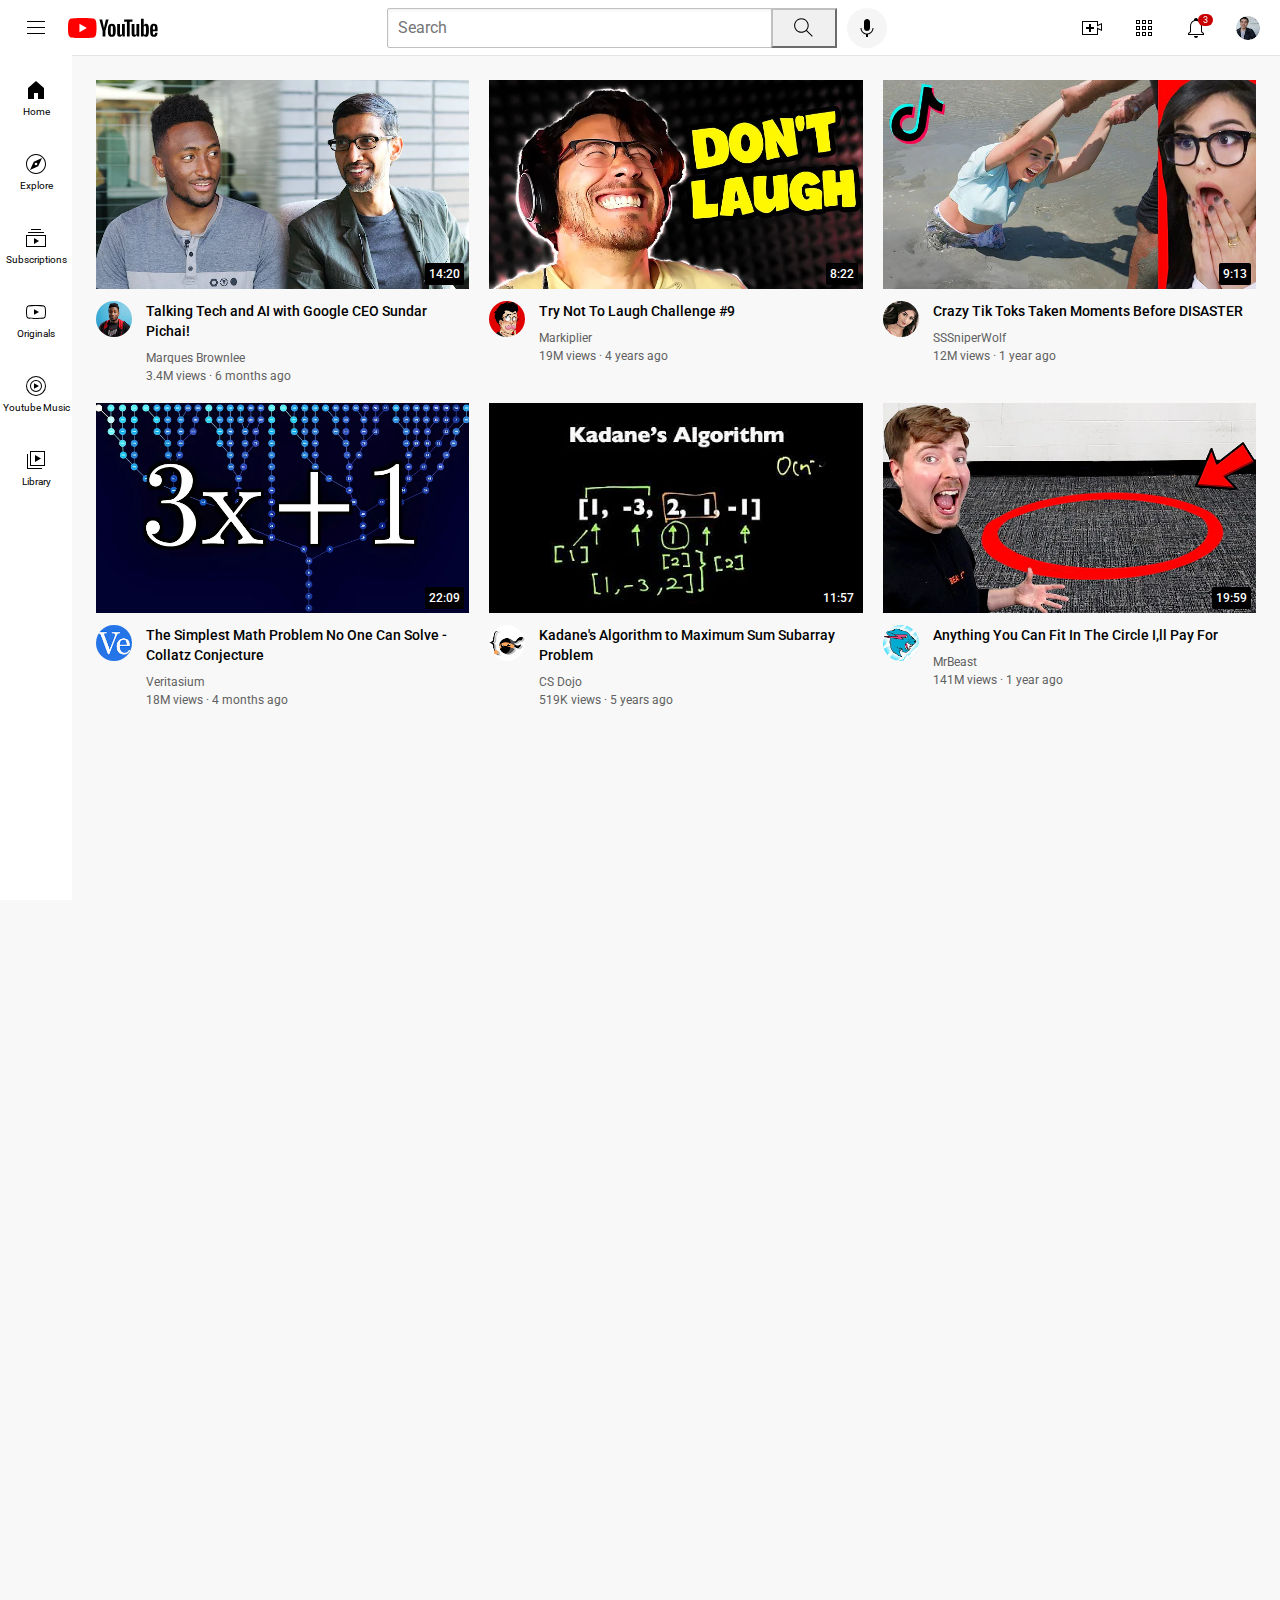
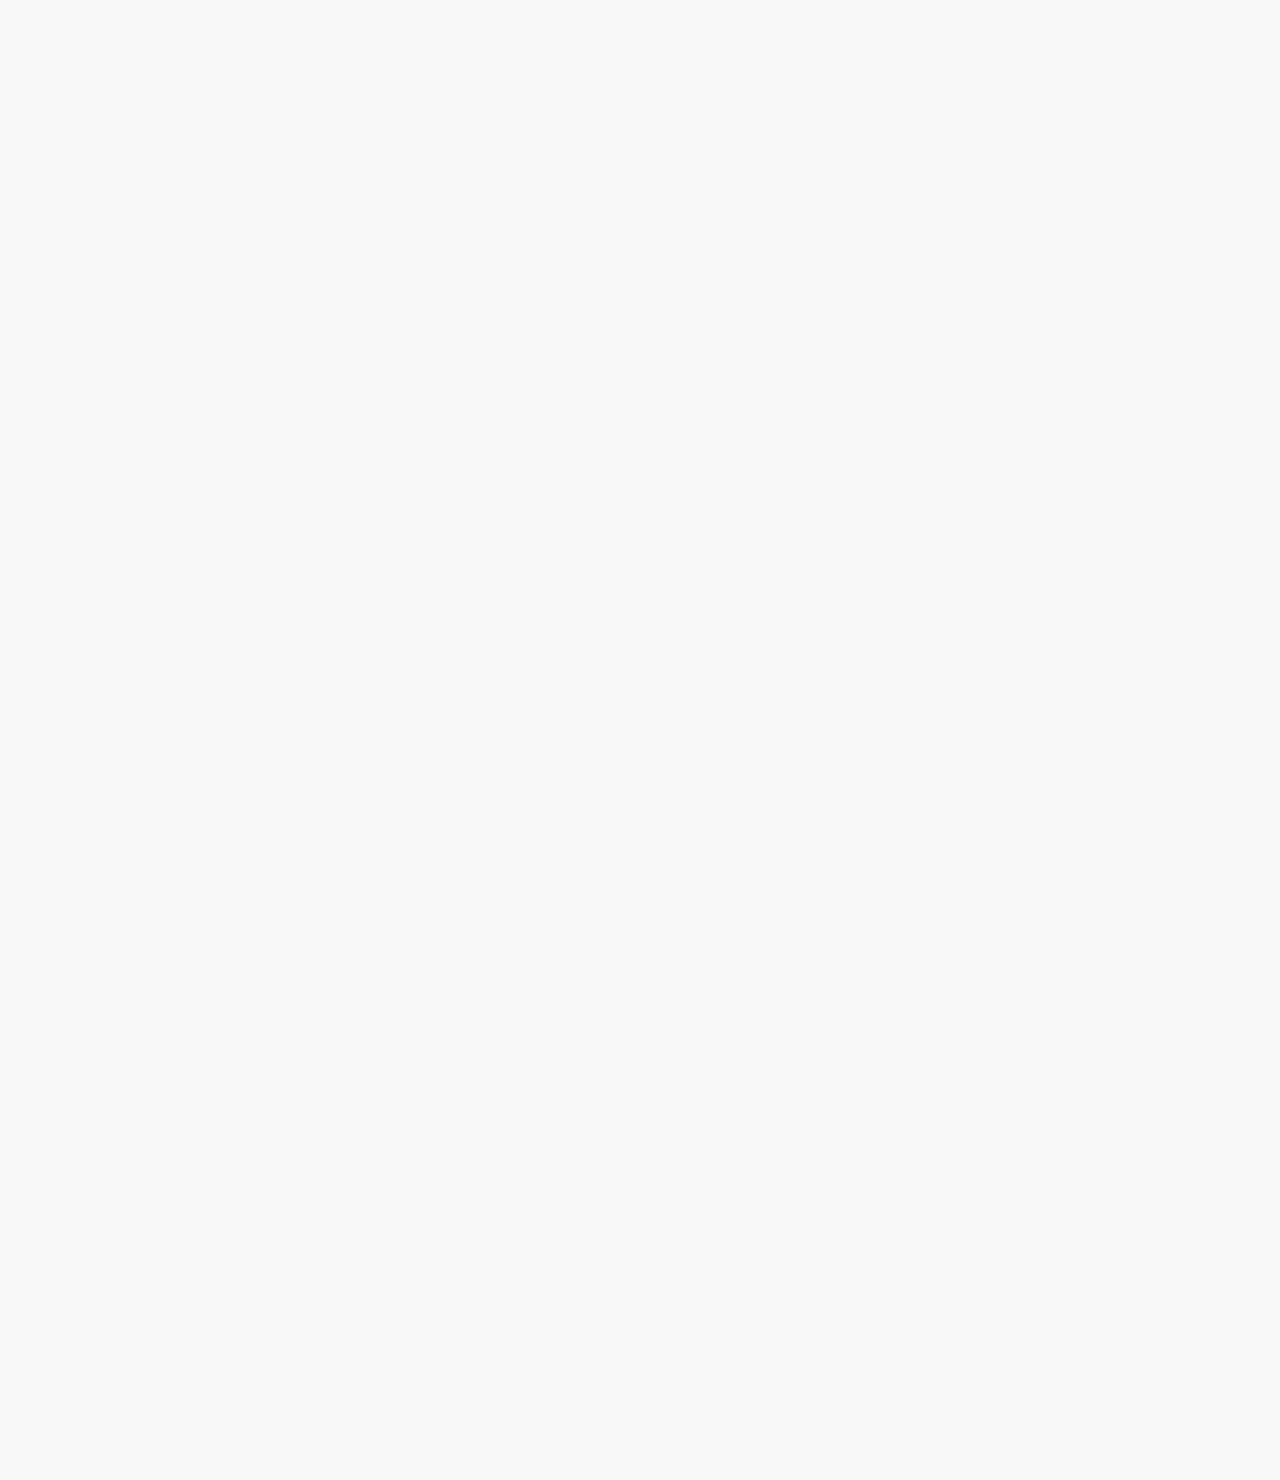
<file: index.html>
<!DOCTYPE html>
<html>
<head>
    <title>youtube.com</title>
    <link rel="preconnect" href="https://fonts.googleapis.com">
<link rel="preconnect" href="https://fonts.gstatic.com" crossorigin>
<link href="https://fonts.googleapis.com/css2?family=Roboto:wght@400;500;700&display=swap" rel="stylesheet">
    
<link rel="stylesheet" href="styles/general.css" >
<link rel="stylesheet" href="styles/header.css" >
<link rel="stylesheet" href="styles/video.css" >
<link rel="stylesheet" href="styles/sidebar.css" >

</head>
<body>
  <div class="header"> 
    <div class="left-section"> 
      <img class="hamburger-menu" src="icons/hamburger-menu.svg">
      <img class="youtube-logo" src="icons/youtube-logo.svg">
    </div> 
    <div class="middle-section">
      <input class="search-bar" 
      type="text" placeholder="Search">
      <button class="search-button">
        <img class="search-icon" src="icons/search.svg">
        <div class="tooltip">Search</div>
      </button>
      <button class="voice-search-button">
        <img class="voice-search-icon" src="icons/voice-search-icon.svg">
        <div class="tooltip">Search with your Voice</div>
      </button>
      </button>
    </div>
    <div class="right-section">
      <div class="upload-icon-container"><img class="upload" src="icons/upload.svg">
        <div class="tooltip">Create</div>
      </div>
        <div class="app-container"><img class="apps" src="icons/youtube-apps.svg" >
          <div class="tooltip">Apps</div>
        </div>
      
      
      <div class="notifications-icons">
        <div class="notifications-container"> <img class="notifications" 
          src="icons/notifications.svg">
          <div class="tooltip">notifications</div>
         </div>
       
      <div class="notifications-count">3</div>
    </div>
      
      <img class="my-channel" src="channel-picture/my-channel.jpeg">
      
    </div>
  </div>
  <div class="sidebar">
    <div class="sidebar-link">
      <img src="icons/home.svg">
      <div>Home</div>
    </div>
    <div class="sidebar-link">
      <img src="icons/explore.svg">
      <div>Explore</div>
    </div>
    <div class="sidebar-link">
      <img src="icons/subscriptions.svg">
      <div>Subscriptions</div>
    </div>
    <div class="sidebar-link">
      <img src="icons/originals.svg">
      <div>Originals</div>
    </div>
    <div class="sidebar-link">
      <img src="icons/youtube-music.svg">
      <div>Youtube Music</div>
    </div>
    <div class="sidebar-link">
      <img src="icons/library.svg">
      <div>Library</div>
    </div>
    <div class="sidebar-link"></div>
  </div>
      
      <div class="video-grid">
        
        <div class="video-preview">
          <div class="thumbnail-row"><img class="thumbnail" 
            src="thumbnails/thumbnail-1.webp">
            <div class="video-time">14:20</div>
          </div>
          <div class="video-info-grid">
           
            <div class="channel-picture">
              <img class="profile-picture" src="channel-picture/channel-1.jpeg">
            </div>
            <div class="video-info">
              <P class="video-title">
                Talking Tech and AI with Google CEO Sundar Pichai!
              </p>
              <P class="video-author" >
              Marques Brownlee
              </p>
                <p class="video-stats">
                  3.4M views &#183; 6 months ago
                </p>
            </div>
          </div>
        </div>
        
        <div class="video-preview">
          <div class="thumbnail-row"><img class="thumbnail" 
            src="thumbnails/thumbnail-2.webp">
            <div class="video-time">8:22</div>
          </div>
          <div class="video-info-grid">
           
            <div class="channel-picture">
              <img class="profile-picture" src="channel-picture/channel-2.jpeg">
            </div>
            <div class="video-info">
              <P class="video-title">
                Try Not To Laugh Challenge #9
              </p>
              <P class="video-author" >
                Markiplier
              </p>
                <p class="video-stats">
                  19M views &#183; 4 years ago
                </p>
            </div>
          </div>
        </div>
        
        <div class="video-preview">
          <div class="thumbnail-row"><img class="thumbnail" 
            src="thumbnails/thumbnail-3.webp">
            <div class="video-time">9:13</div></div>
          <div class="video-info-grid">
           
            <div class="channel-picture">
              <img class="profile-picture" src="channel-picture/channel-3.jpeg">
            </div>
            <div class="video-info">
              <P class="video-title">
                Crazy Tik Toks Taken Moments Before DISASTER
              </p>
              <P class="video-author" >
                SSSniperWolf
              </p>
                <p class="video-stats">
                  12M views · 1 year ago
                </p>
            </div>
          </div>
        </div>
        
        <div class="video-preview">
          <div class="thumbnail-row"><img class="thumbnail" 
            src="thumbnails/thumbnail-4.webp">
            <div class="video-time">22:09</div></div>
          <div class="video-info-grid">
           
            <div class="channel-picture">
              <img class="profile-picture" src="channel-picture/channel-4.jpeg">
            </div>
            <div class="video-info">
              <P class="video-title">
                
                The Simplest Math Problem No One Can Solve - Collatz Conjecture
              </p>
              <P class="video-author" >
                Veritasium
              </p>
                <p class="video-stats">
                  18M views · 4 months ago
                </p>
            </div>
          </div>
        </div>
        
        <div class="video-preview">
          <div class="thumbnail-row"><img class="thumbnail"
             src="thumbnails/thumbnail-5.webp">
             <div class="video-time">11:57</div></div>
          <div class="video-info-grid">
           
            <div class="channel-picture">
              <img class="profile-picture" src="channel-picture/channel-5.jpeg">
            </div>
            <div class="video-info">
              <P class="video-title">
                
                Kadane's Algorithm to Maximum Sum Subarray Problem
              </p>
              <P class="video-author" >
                CS Dojo
              </p>
                <p class="video-stats">
                  519K views · 5 years ago
                </p>
            </div>
          </div>
        </div>
        
        <div class="video-preview">
          <div class="thumbnail-row"><img class="thumbnail" 
            src="thumbnails/thumbnail-6.webp">
            <div class="video-time">19:59</div></div>
          <div class="video-info-grid">
           
            <div class="channel-picture">
              <img class="profile-picture" src="channel-picture/channel-6.jpeg">
            </div>
            <div class="video-info">
              <P class="video-title">
                Anything You Can Fit In The Circle I,ll Pay For
              </p>
              <P class="video-author" >
                MrBeast
              </p>
                <p class="video-stats">
                  141M views · 1 year ago
                </p>
            </div>
          </div>
        </div>
      </div>
  </body>
</html>
</file>
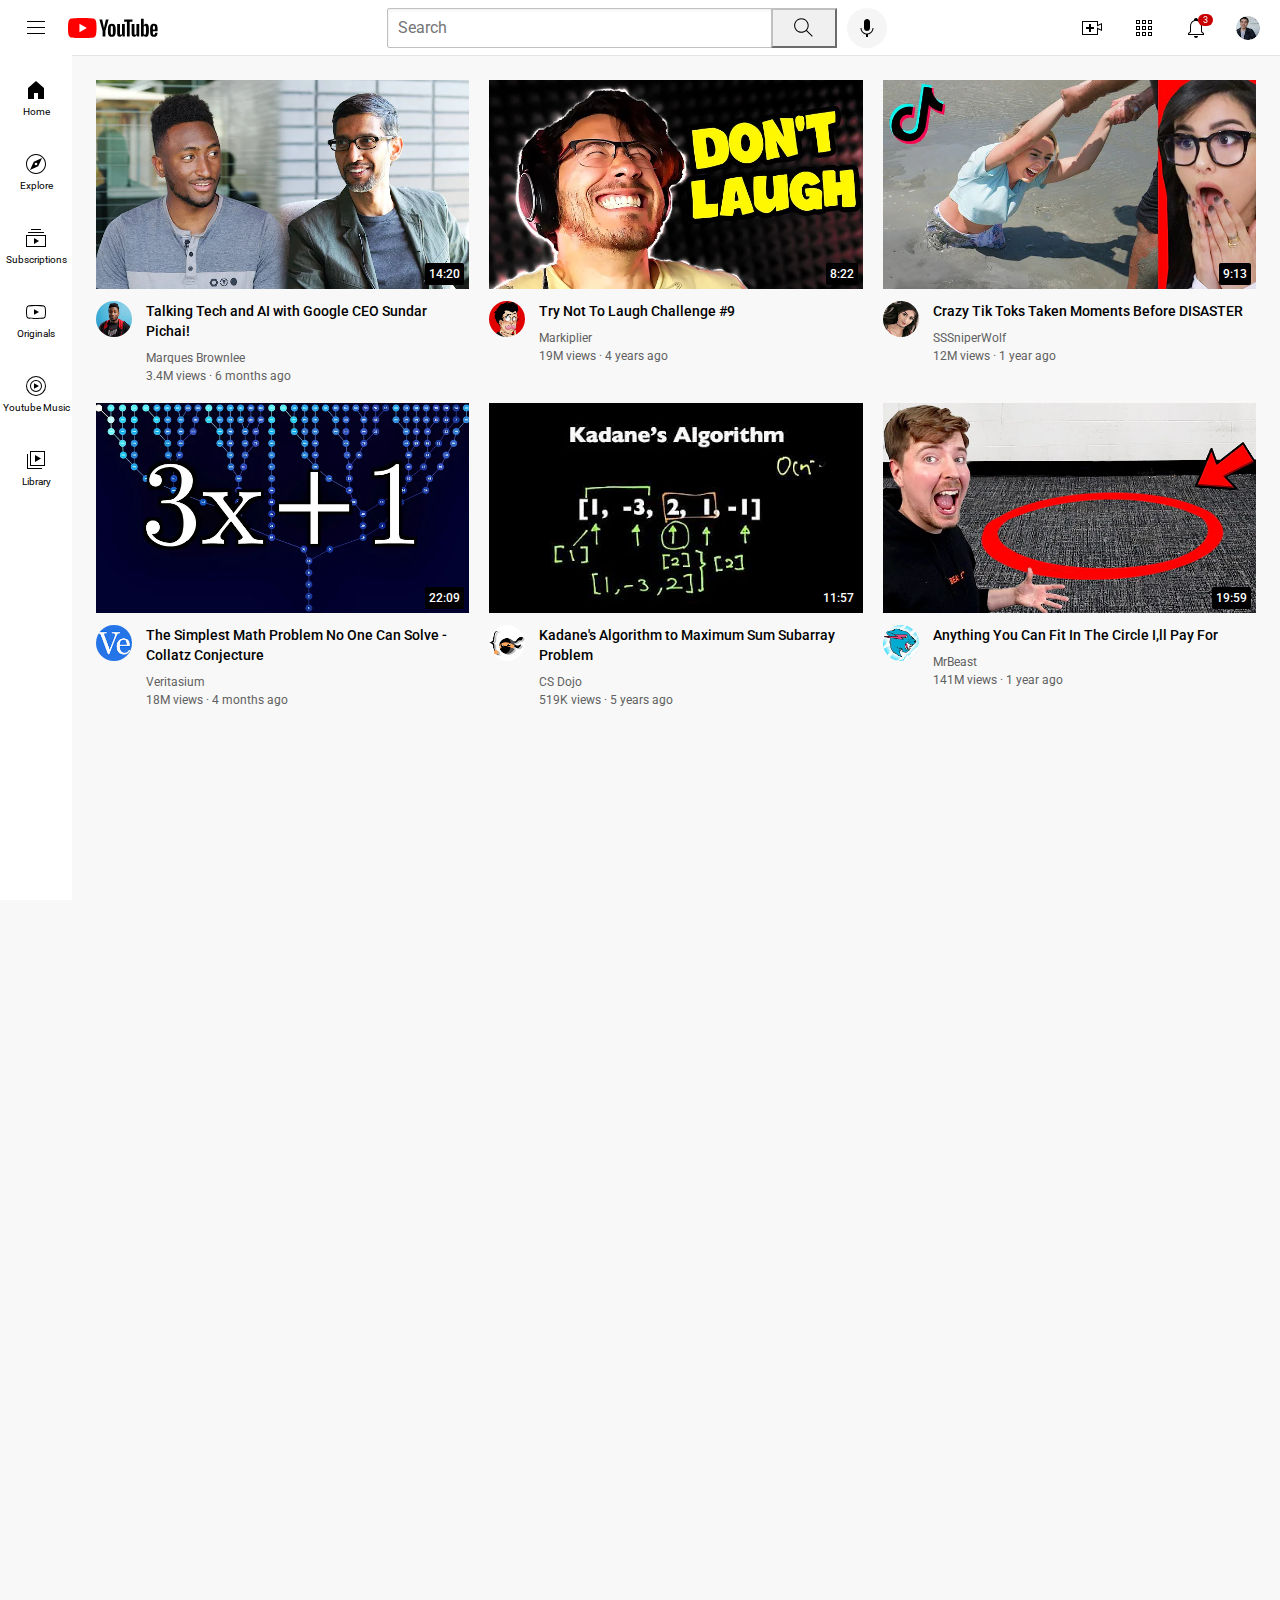
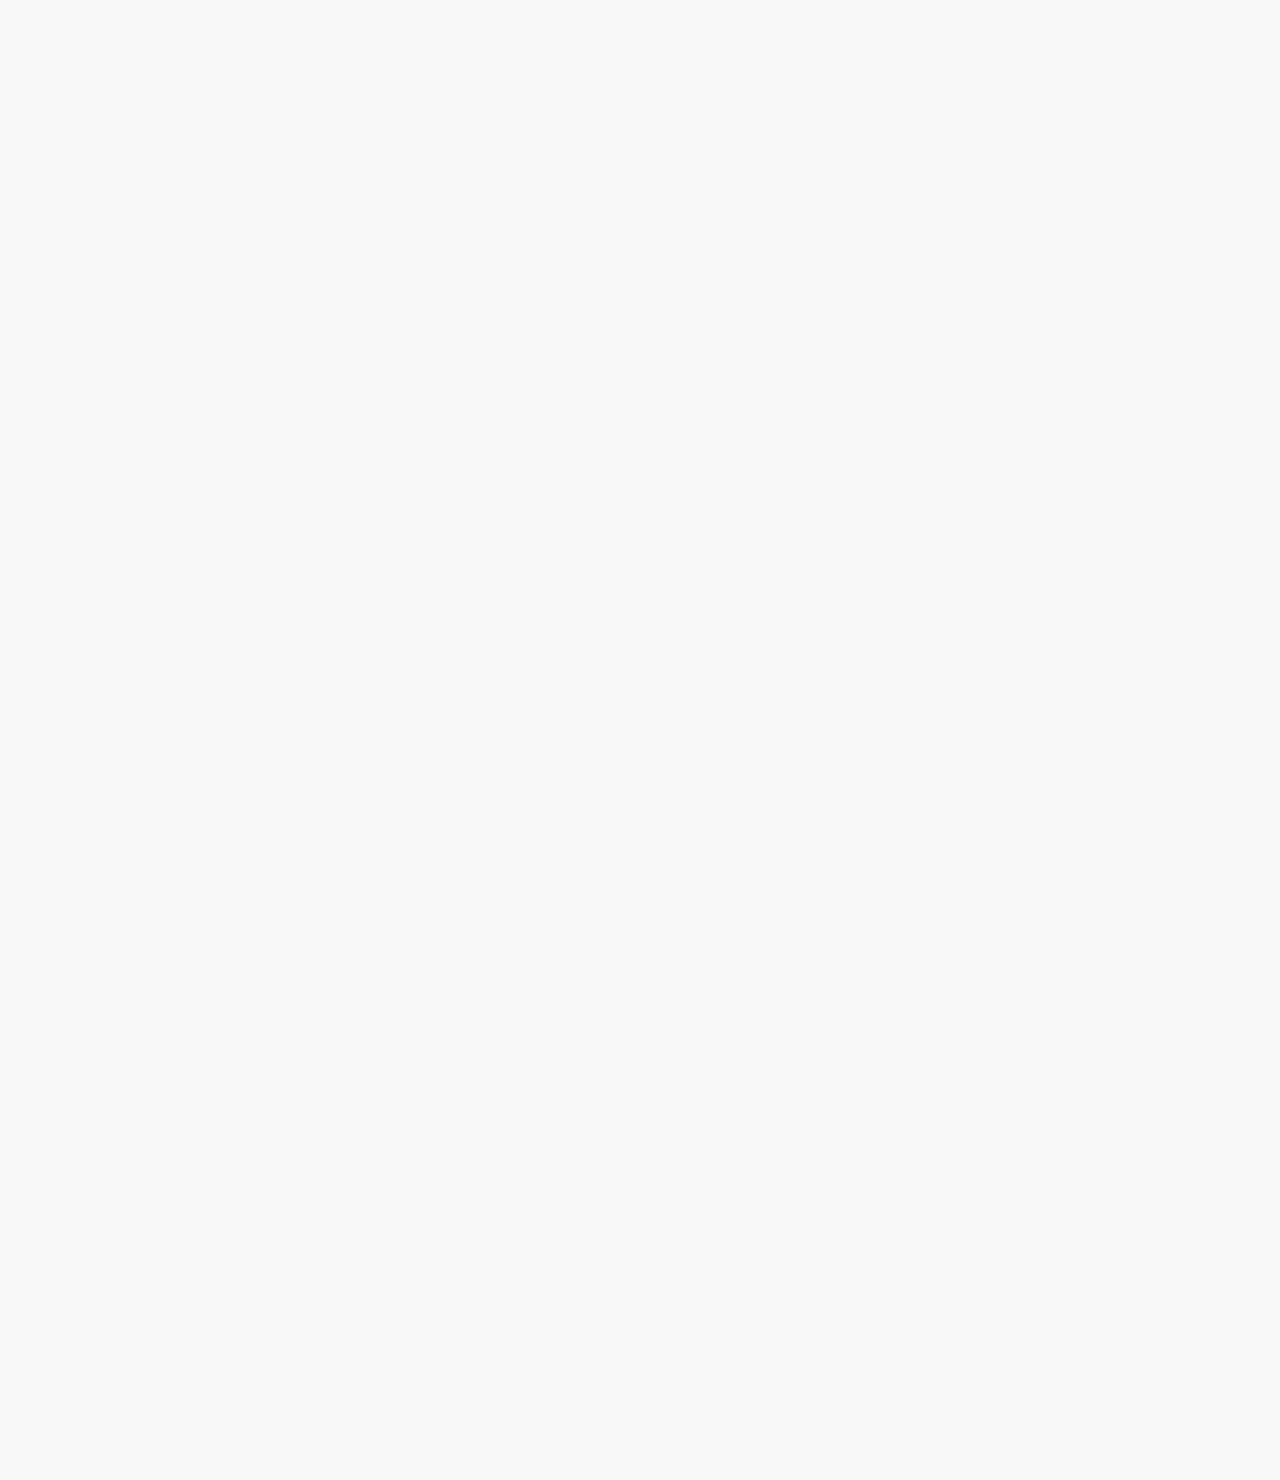
<file: youtube.html>
<!DOCTYPE html>
<html>
<head>
    <title>youtube.com</title>
    <link rel="preconnect" href="https://fonts.googleapis.com">
<link rel="preconnect" href="https://fonts.gstatic.com" crossorigin>
<link href="https://fonts.googleapis.com/css2?family=Roboto:wght@400;500;700&display=swap" rel="stylesheet">
    
<link rel="stylesheet" href="styles/general.css" >
<link rel="stylesheet" href="styles/header.css" >
<link rel="stylesheet" href="styles/video.css" >
<link rel="stylesheet" href="styles/sidebar.css" >

</head>
<body>
  <div class="header"> 
    <div class="left-section"> 
      <img class="hamburger-menu" src="icons/hamburger-menu.svg">
      <img class="youtube-logo" src="icons/youtube-logo.svg">
    </div> 
    <div class="middle-section">
      <input class="search-bar" 
      type="text" placeholder="Search">
      <button class="search-button">
        <img class="search-icon" src="icons/search.svg">
        <div class="tooltip">Search</div>
      </button>
      <button class="voice-search-button">
        <img class="voice-search-icon" src="icons/voice-search-icon.svg">
        <div class="tooltip">Search with your Voice</div>
      </button>
      </button>
    </div>
    <div class="right-section">
      <div class="upload-icon-container"><img class="upload" src="icons/upload.svg">
        <div class="tooltip">Create</div>
      </div>
        <div class="app-container"><img class="apps" src="icons/youtube-apps.svg" >
          <div class="tooltip">Apps</div>
        </div>
      
      
      <div class="notifications-icons">
        <div class="notifications-container"> <img class="notifications" 
          src="icons/notifications.svg">
          <div class="tooltip">notifications</div>
         </div>
       
      <div class="notifications-count">3</div>
    </div>
      
      <img class="my-channel" src="channel-picture/my-channel.jpeg">
      
    </div>
  </div>
  <div class="sidebar">
    <div class="sidebar-link">
      <img src="icons/home.svg">
      <div>Home</div>
    </div>
    <div class="sidebar-link">
      <img src="icons/explore.svg">
      <div>Explore</div>
    </div>
    <div class="sidebar-link">
      <img src="icons/subscriptions.svg">
      <div>Subscriptions</div>
    </div>
    <div class="sidebar-link">
      <img src="icons/originals.svg">
      <div>Originals</div>
    </div>
    <div class="sidebar-link">
      <img src="icons/youtube-music.svg">
      <div>Youtube Music</div>
    </div>
    <div class="sidebar-link">
      <img src="icons/library.svg">
      <div>Library</div>
    </div>
    <div class="sidebar-link"></div>
  </div>
      
      <div class="video-grid">
        
        <div class="video-preview">
          <div class="thumbnail-row"><img class="thumbnail" 
            src="thumbnails/thumbnail-1.webp">
            <div class="video-time">14:20</div>
          </div>
          <div class="video-info-grid">
           
            <div class="channel-picture">
              <img class="profile-picture" src="channel-picture/channel-1.jpeg">
            </div>
            <div class="video-info">
              <P class="video-title">
                Talking Tech and AI with Google CEO Sundar Pichai!
              </p>
              <P class="video-author" >
              Marques Brownlee
              </p>
                <p class="video-stats">
                  3.4M views &#183; 6 months ago
                </p>
            </div>
          </div>
        </div>
        
        <div class="video-preview">
          <div class="thumbnail-row"><img class="thumbnail" 
            src="thumbnails/thumbnail-2.webp">
            <div class="video-time">8:22</div>
          </div>
          <div class="video-info-grid">
           
            <div class="channel-picture">
              <img class="profile-picture" src="channel-picture/channel-2.jpeg">
            </div>
            <div class="video-info">
              <P class="video-title">
                Try Not To Laugh Challenge #9
              </p>
              <P class="video-author" >
                Markiplier
              </p>
                <p class="video-stats">
                  19M views &#183; 4 years ago
                </p>
            </div>
          </div>
        </div>
        
        <div class="video-preview">
          <div class="thumbnail-row"><img class="thumbnail" 
            src="thumbnails/thumbnail-3.webp">
            <div class="video-time">9:13</div></div>
          <div class="video-info-grid">
           
            <div class="channel-picture">
              <img class="profile-picture" src="channel-picture/channel-3.jpeg">
            </div>
            <div class="video-info">
              <P class="video-title">
                Crazy Tik Toks Taken Moments Before DISASTER
              </p>
              <P class="video-author" >
                SSSniperWolf
              </p>
                <p class="video-stats">
                  12M views · 1 year ago
                </p>
            </div>
          </div>
        </div>
        
        <div class="video-preview">
          <div class="thumbnail-row"><img class="thumbnail" 
            src="thumbnails/thumbnail-4.webp">
            <div class="video-time">22:09</div></div>
          <div class="video-info-grid">
           
            <div class="channel-picture">
              <img class="profile-picture" src="channel-picture/channel-4.jpeg">
            </div>
            <div class="video-info">
              <P class="video-title">
                
                The Simplest Math Problem No One Can Solve - Collatz Conjecture
              </p>
              <P class="video-author" >
                Veritasium
              </p>
                <p class="video-stats">
                  18M views · 4 months ago
                </p>
            </div>
          </div>
        </div>
        
        <div class="video-preview">
          <div class="thumbnail-row"><img class="thumbnail"
             src="thumbnails/thumbnail-5.webp">
             <div class="video-time">11:57</div></div>
          <div class="video-info-grid">
           
            <div class="channel-picture">
              <img class="profile-picture" src="channel-picture/channel-5.jpeg">
            </div>
            <div class="video-info">
              <P class="video-title">
                
                Kadane's Algorithm to Maximum Sum Subarray Problem
              </p>
              <P class="video-author" >
                CS Dojo
              </p>
                <p class="video-stats">
                  519K views · 5 years ago
                </p>
            </div>
          </div>
        </div>
        
        <div class="video-preview">
          <div class="thumbnail-row"><img class="thumbnail" 
            src="thumbnails/thumbnail-6.webp">
            <div class="video-time">19:59</div></div>
          <div class="video-info-grid">
           
            <div class="channel-picture">
              <img class="profile-picture" src="channel-picture/channel-6.jpeg">
            </div>
            <div class="video-info">
              <P class="video-title">
                Anything You Can Fit In The Circle I,ll Pay For
              </p>
              <P class="video-author" >
                MrBeast
              </p>
                <p class="video-stats">
                  141M views · 1 year ago
                </p>
            </div>
          </div>
        </div>
      </div>
  </body>
</html>
</file>
<file: styles/general.css>
p {
  font-family: Roboto ,arial;
  margin-top: 0;
  margin-bottom: 0;
}

body{
  margin: 0;
  padding-top: 80px;
  padding-left: 96px;
  height: 3000px;
  padding-right: 24px;
  background-color: rgb(248, 248, 248);
}
</file>
<file: styles/header.css>
.header{
 height: 55px;
 
 display: flex;
 flex-direction: row;
 justify-content: space-between;
 position: fixed;
 top: 0;
 left: 0;
 right: 0;
 background-color: white;
 border-bottom-width: 1px;
 border-bottom-style: solid;
 border-bottom-color: rgb(228, 228, 228);
 z-index: 100;

}

.left-section{
  align-items: center;
  display: flex;
}

.hamburger-menu{
  height: 24px;
  margin-left: 24px;
  margin-right: 20px;

}

.youtube-logo{
  height: 20px;

}


.middle-section{

  flex: 1;
  margin-left: 70px;
  margin-right: 35px;
  max-width: 500px;
  display: flex;
  align-items: center;
}

.search-bar{
  flex: 1;
  height: 36px;
  border-radius: 2px;
  padding-left: 10px;
  font-size: 16px;
  
  border: 1px solid rgb(192, 192, 192 );
  box-shadow: inset 1px 2px 3px 
  rgba(0, 0, 0, 0.05);
  width: 0;
}

.search-bar::placeholder{
  font-family: Roboto,Arial;
  font-size: 16px;
}
.search-button{
 
  height: 40px;
  width: 66px;
  background-color: rgb(240, 240, 240);
  border-color: rgb(192, 192, 192);
  margin-left: -1px;
  position: relative;
}

.search-button .tooltip, 
.voice-search-button .tooltip,
.upload-icon-container .tooltip,
.app-container .tooltip,
.notifications-container .tooltip{
  font-family: Roboto,Arial;
  position: absolute;
  background-color: gray;
  color: white;
  padding-left: 8px;
  padding-right: 8px;
  padding-top: 4px;
  padding-bottom: 4px;
  border-radius: 2px;
  font-size: 12px;
  bottom: -30px;
  opacity: 0;
  transition: opacity 0.1s;
  pointer-events: none;
  white-space: nowrap;

}

.search-button:hover .tooltip ,
.voice-search-button:hover .tooltip,
.upload-icon-container:hover .tooltip,
.app-container:hover .tooltip,
.notifications-container:hover .tooltip{
 
  opacity: 1;
}

.search-button:hover  ,
.voice-search-button:hover ,
.upload-icon-container:hover ,
.app-container:hover ,
.notifications-container:hover{
  cursor: pointer;
}

.search-button, .voice-search-button, .upload-icon-container, .app-container, .notifications-container{
  position: relative;
  justify-content:center ;
  display: flex;
  align-items: center;
}


.voice-search-button{
  height: 40px;
  width: 40px;
  margin-left: 10px;
  border-radius: 20px;
  border: none;
  background-color: rgb(245, 245, 245) ;
}

.search-icon{
 height: 25px;

}

.voice-search-icon{
  height: 24px;
 
}

.right-section{
  
  width: 180px;
  display: flex;
  align-items: center;
  justify-content: space-between;
  margin-right: 20px;
  flex-shrink: 0;
}

.upload{
 height: 24px;
}

.apps{
 height: 24px;
}

.notifications{
 height: 24px;
}

.my-channel{
  height: 24px;
  border-radius: 12px;

}

.notifications-icons{
  position: relative;
}

.notifications-count{
  position: absolute;
  background-color: rgb(200, 0, 0);
  color: white;
  font-family: Roboto,Arial;
  font-size: 9px;
  border-radius: 50px ;
  padding-left: 5px;
  padding-right: 5px;
  padding-top: 1px;
  padding-bottom: 1px;
  top: -2px;
  right: -5px;

}
</file>
<file: styles/video.css>
.thumbnail{
  width: 100%;
  
}



.channel-picture {
  
  vertical-align: top;

  
}

.video-title{
  margin-top: 0;
  font-size: 14px;
  font-weight: 500;
  line-height: 20px;
  margin-bottom: 10px;
 

}
.video-author,.video-stats{
  font-size: 12px;
  color: rgb(96, 96, 96);

}
.video-author{
  margin-bottom: 4px;
}



.video-info-grid{
  display: grid;
  grid-template-columns: 50px 1fr;

}
.profile-picture{
  width: 36px;
  border-radius: 50px;
 
}
.thumbnail-row{
  margin-bottom: 8px;
  position: relative;
  
}
.video-grid{
  display: grid;
  grid-template-columns: 1fr 1fr 1fr;
  row-gap: 20px;
  column-gap: 20px;
  
}




.video-time{
  background-color: black;
  color: white;
  position: absolute;
  bottom: 8px;
  right: 5px;
  font-family: Roboto,Arial;
  font-size: 12px;
  font-weight: 500;
  padding: 4px ;
  border-radius: 2px;
  

  
}
</file>
<file: styles/sidebar.css>
.sidebar{
  position: fixed;
  left: 0;
  bottom: 0;
  top: 55px;
  background-color: white;
  width: 72px;
  z-index: 200;
  padding-top: 5px;
}

.sidebar-link {
  height: 74px;
  display: flex;
  justify-content: center;
  align-items: center;
  flex-direction: column;
  cursor: pointer;
}

.sidebar-link:hover{
  background-color: rgb(
    235, 235, 235);
}

.sidebar-link img{
  height: 24px;
  margin-bottom: 4px;
}

.sidebar-link div{
  font-family: Roboto,Arial;
  font-size: 10px;
  

}
</file>
